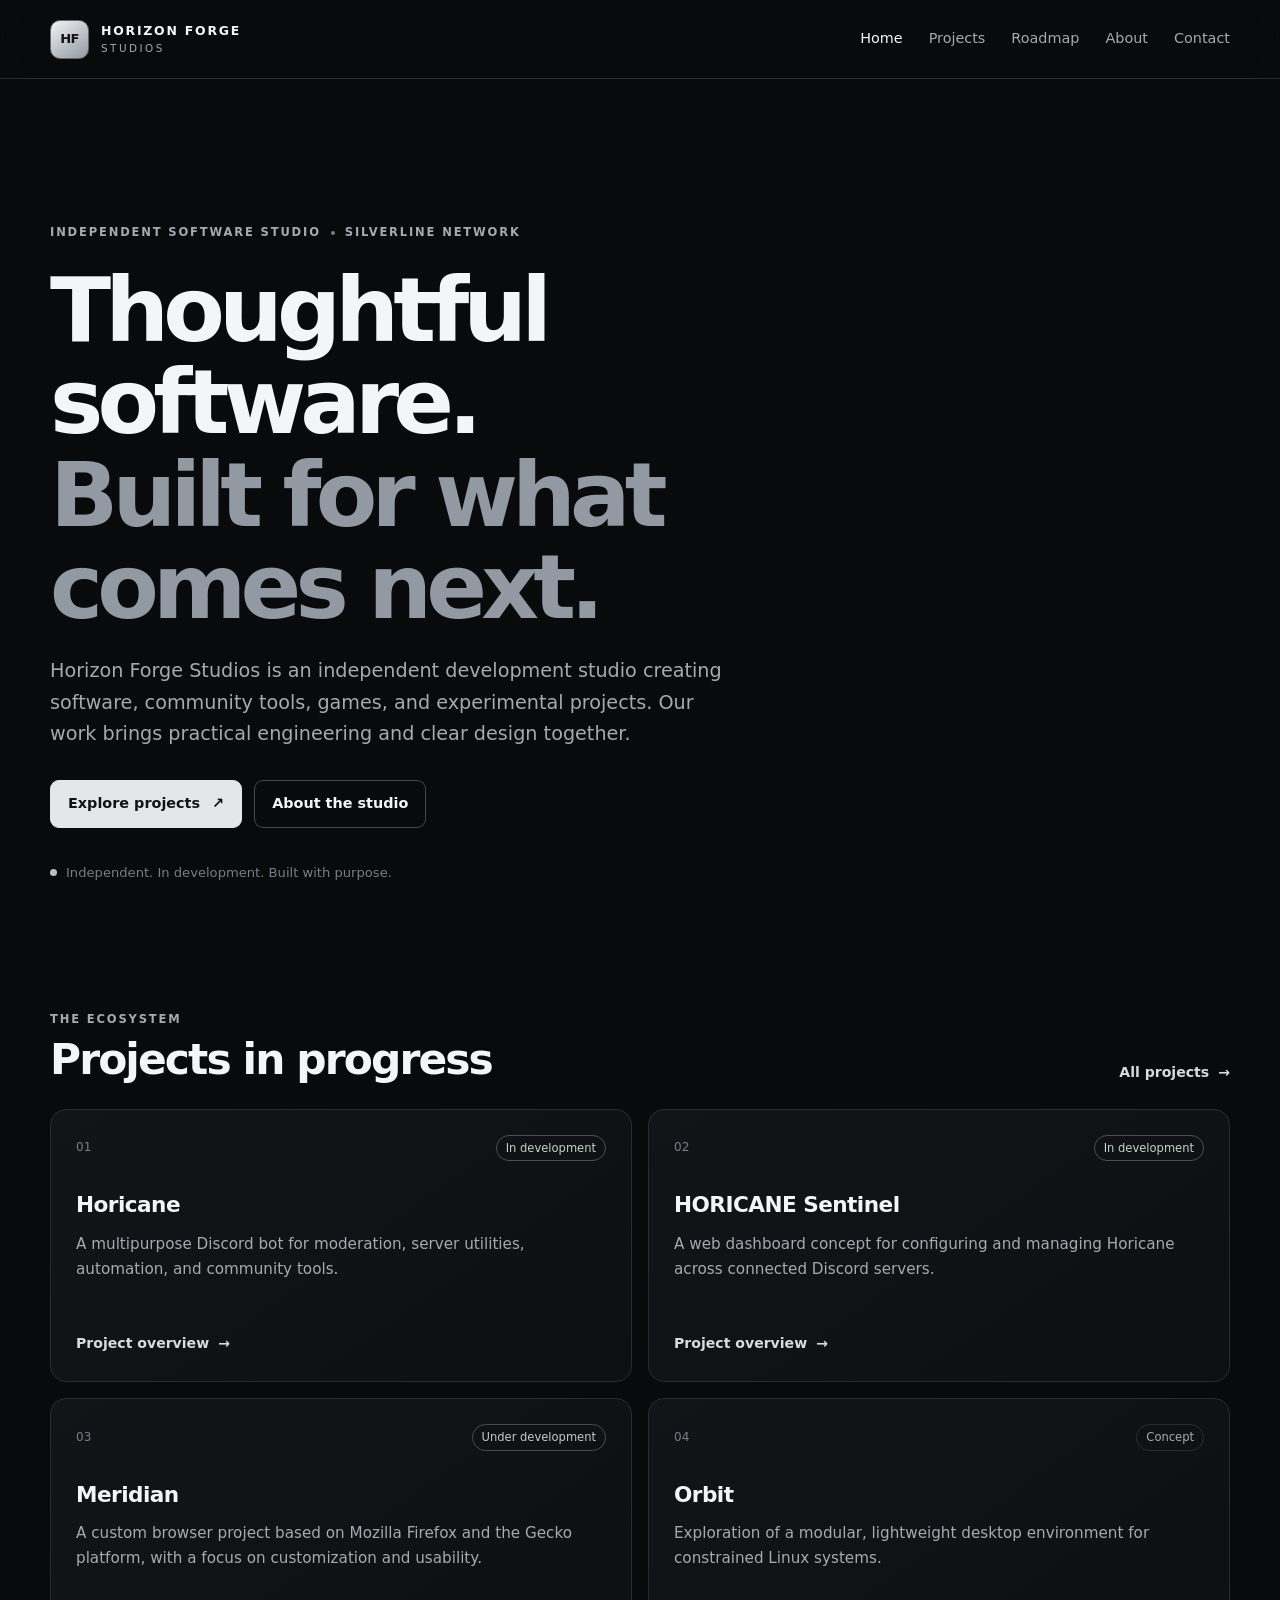
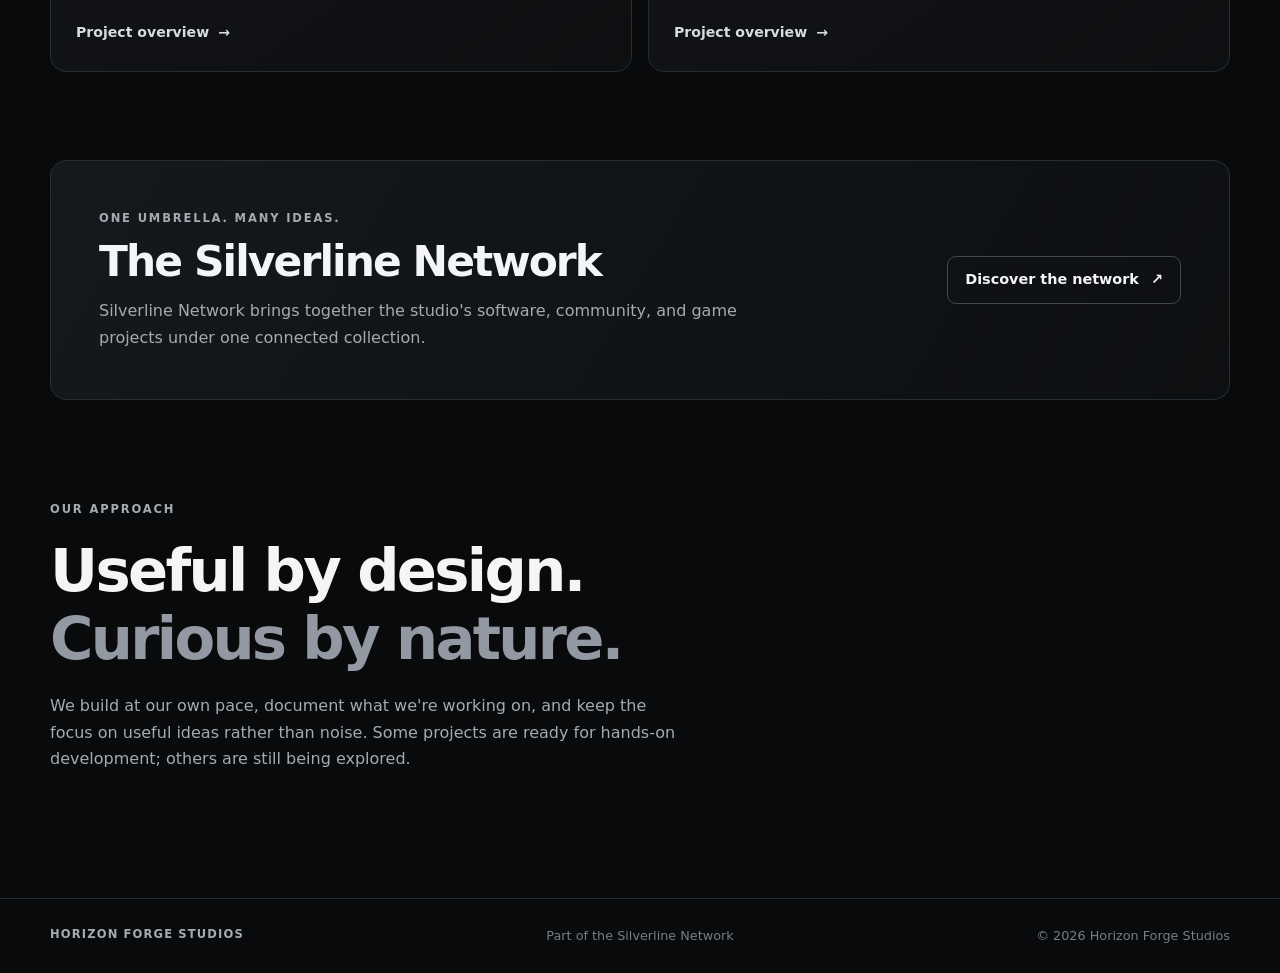
<file: index.html>
<!doctype html>
<html lang="en">
<head>
  <meta charset="utf-8">
  <meta name="viewport" content="width=device-width, initial-scale=1">
  <meta name="theme-color" content="#090a0c">
  <meta name="description" content="Horizon Forge Studios builds software, community tools, games, and experimental technology across the Silverline Network.">
  <title>Horizon Forge Studios | Silverline Network</title>
  <link rel="stylesheet" href="style.css">
</head>
<body>
  <header class="site-header">
    <div class="header-container">
      <a class="brand" href="index.html" aria-label="Horizon Forge Studios home">
        <span class="brand-mark" aria-hidden="true">HF</span>
        <span class="brand-copy"><strong>HORIZON FORGE</strong><small>STUDIOS</small></span>
      </a>
      <nav aria-label="Main navigation">
        <a href="index.html" aria-current="page">Home</a>
        <a href="pages/projects.html">Projects</a>
        <a href="pages/roadmap.html">Roadmap</a>
        <a href="pages/about.html">About</a>
        <a href="pages/contact.html">Contact</a>
      </nav>
    </div>
  </header>

  <main>
    <section class="hero">
      <p class="eyebrow">INDEPENDENT SOFTWARE STUDIO <span></span> SILVERLINE NETWORK</p>
      <h1>Thoughtful software.<br><span>Built for what comes next.</span></h1>
      <p class="hero-copy">Horizon Forge Studios is an independent development studio creating software, community tools, games, and experimental projects. Our work brings practical engineering and clear design together.</p>
      <div class="hero-actions">
        <a class="button button-primary" href="pages/projects.html">Explore projects <span aria-hidden="true">↗</span></a>
        <a class="button button-secondary" href="pages/about.html">About the studio</a>
      </div>
      <div class="hero-meta"><span class="status-dot"></span> Independent. In development. Built with purpose.</div>
    </section>

    <section class="section-block">
      <div class="section-heading">
        <div><p class="eyebrow">THE ECOSYSTEM</p><h2>Projects in progress</h2></div>
        <a class="text-link" href="pages/projects.html">All projects <span aria-hidden="true">→</span></a>
      </div>
      <div class="project-grid">
        <article class="project-card">
          <div class="card-topline"><span class="project-index">01</span><span class="status status-active">In development</span></div>
          <h3>Horicane</h3>
          <p>A multipurpose Discord bot for moderation, server utilities, automation, and community tools.</p>
          <a class="text-link" href="pages/projects/nyxeclipse.html">Project overview <span aria-hidden="true">→</span></a>
        </article>
        <article class="project-card">
          <div class="card-topline"><span class="project-index">02</span><span class="status status-active">In development</span></div>
          <h3>HORICANE Sentinel</h3>
          <p>A web dashboard concept for configuring and managing Horicane across connected Discord servers.</p>
          <a class="text-link" href="pages/projects/guildnexus.html">Project overview <span aria-hidden="true">→</span></a>
        </article>
        <article class="project-card">
          <div class="card-topline"><span class="project-index">03</span><span class="status status-planned">Under development</span></div>
          <h3>Meridian</h3>
          <p>A custom browser project based on Mozilla Firefox and the Gecko platform, with a focus on customization and usability.</p>
          <a class="text-link" href="pages/projects/ecliptix.html">Project overview <span aria-hidden="true">→</span></a>
        </article>
        <article class="project-card">
          <div class="card-topline"><span class="project-index">04</span><span class="status status-concept">Concept</span></div>
          <h3>Orbit</h3>
          <p>Exploration of a modular, lightweight desktop environment for constrained Linux systems.</p>
          <a class="text-link" href="pages/projects/orbitde.html">Project overview <span aria-hidden="true">→</span></a>
        </article>
      </div>
    </section>

    <section class="network-panel">
      <div><p class="eyebrow">ONE UMBRELLA. MANY IDEAS.</p><h2>The Silverline Network</h2><p>Silverline Network brings together the studio's software, community, and game projects under one connected collection.</p></div>
      <a class="button button-secondary" href="pages/projects.html">Discover the network <span aria-hidden="true">↗</span></a>
    </section>

    <section class="section-block mission">
      <p class="eyebrow">OUR APPROACH</p>
      <h2>Useful by design.<br><span>Curious by nature.</span></h2>
      <p>We build at our own pace, document what we're working on, and keep the focus on useful ideas rather than noise. Some projects are ready for hands-on development; others are still being explored.</p>
    </section>
  </main>

  <footer class="site-footer">
    <a class="footer-brand" href="index.html">HORIZON FORGE STUDIOS</a>
    <span>Part of the Silverline Network</span>
    <span>© 2026 Horizon Forge Studios</span>
  </footer>
</body>
</html>
</file>
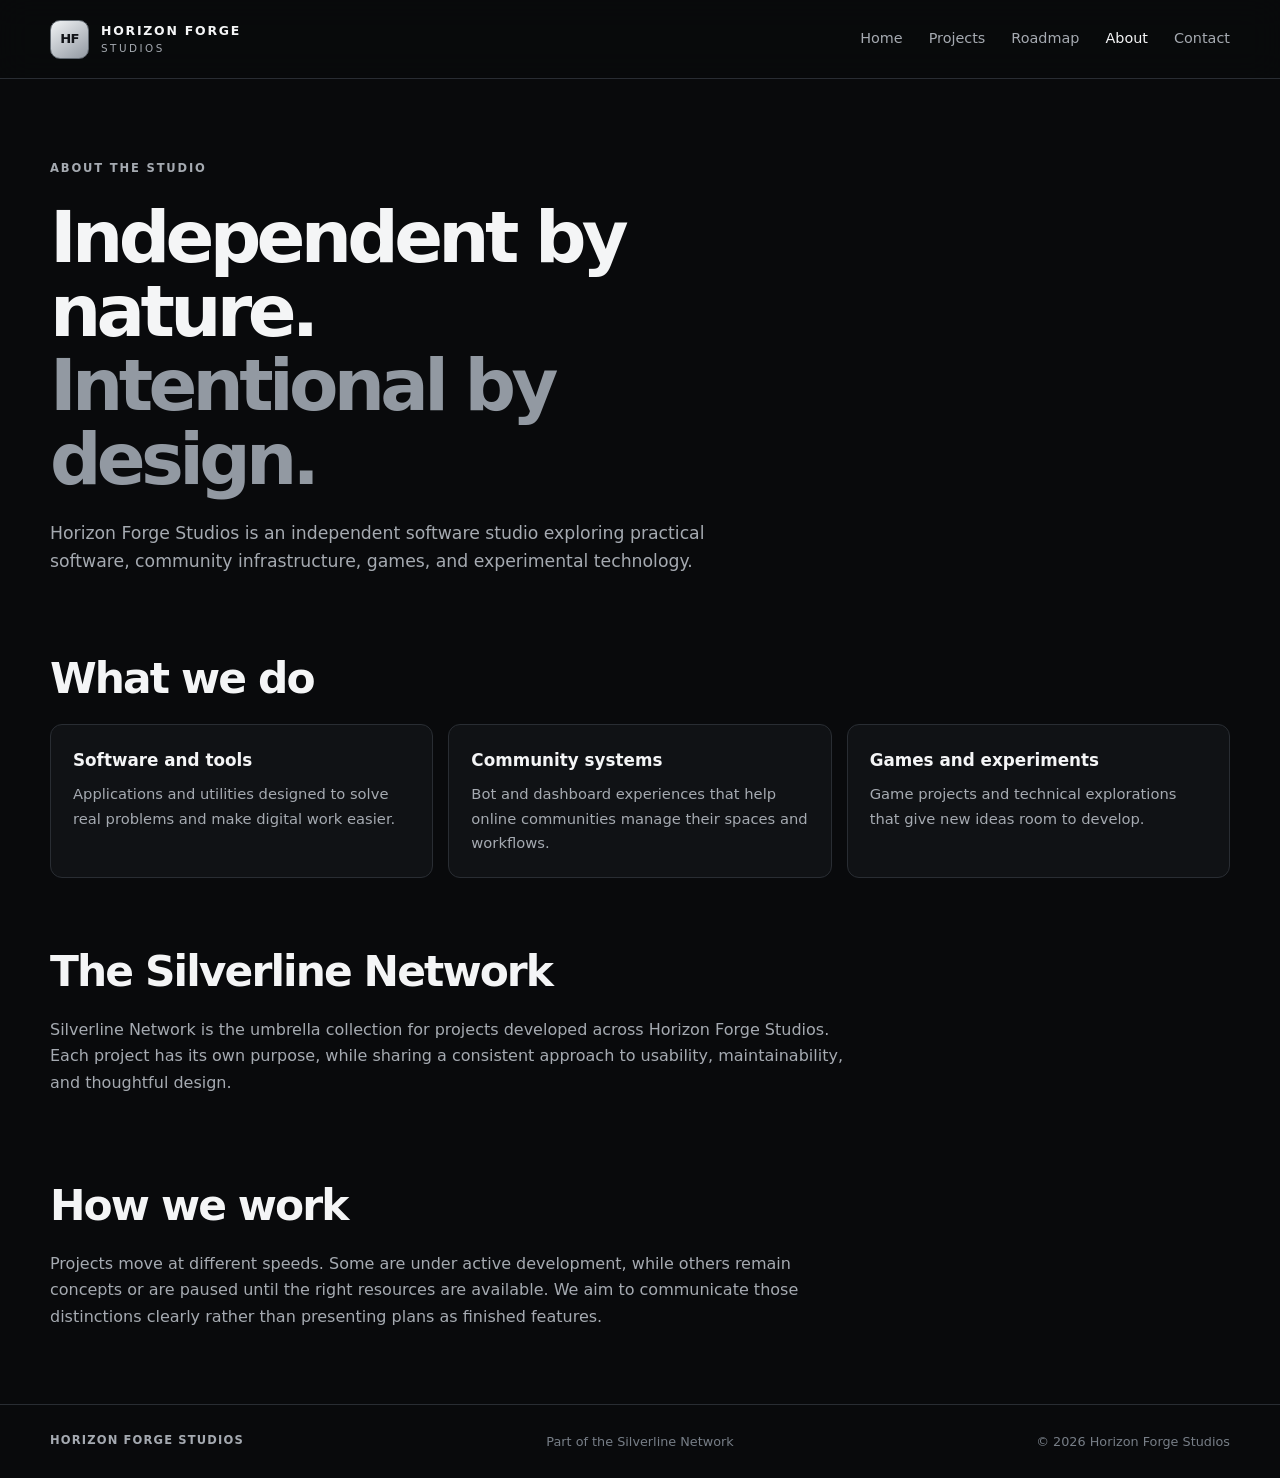
<file: pages/about.html>
<!doctype html>
<html lang="en">
<head>
  <meta charset="utf-8">
  <meta name="viewport" content="width=device-width, initial-scale=1">
  <meta name="description" content="Learn about Horizon Forge Studios and the Silverline Network.">
  <title>About | Horizon Forge Studios</title>
  <link rel="stylesheet" href="../style.css">
</head>
<body>
  <header class="site-header"><div class="header-container">
    <a class="brand" href="../index.html"><span class="brand-mark" aria-hidden="true">HF</span><span class="brand-copy"><strong>HORIZON FORGE</strong><small>STUDIOS</small></span></a>
    <nav aria-label="Main navigation"><a href="../index.html">Home</a><a href="projects.html">Projects</a><a href="roadmap.html">Roadmap</a><a href="about.html" aria-current="page">About</a><a href="contact.html">Contact</a></nav>
  </div></header>
  <main>
    <section class="page-intro"><p class="eyebrow">ABOUT THE STUDIO</p><h1>Independent by nature.<br><span>Intentional by design.</span></h1><p>Horizon Forge Studios is an independent software studio exploring practical software, community infrastructure, games, and experimental technology.</p></section>
    <section class="content-section"><h2>What we do</h2><div class="info-grid">
      <article class="info-card"><h3>Software and tools</h3><p>Applications and utilities designed to solve real problems and make digital work easier.</p></article>
      <article class="info-card"><h3>Community systems</h3><p>Bot and dashboard experiences that help online communities manage their spaces and workflows.</p></article>
      <article class="info-card"><h3>Games and experiments</h3><p>Game projects and technical explorations that give new ideas room to develop.</p></article>
    </div></section>
    <section class="content-section"><h2>The Silverline Network</h2><p>Silverline Network is the umbrella collection for projects developed across Horizon Forge Studios. Each project has its own purpose, while sharing a consistent approach to usability, maintainability, and thoughtful design.</p></section>
    <section class="content-section"><h2>How we work</h2><p>Projects move at different speeds. Some are under active development, while others remain concepts or are paused until the right resources are available. We aim to communicate those distinctions clearly rather than presenting plans as finished features.</p></section>
  </main>
  <footer class="site-footer"><a class="footer-brand" href="../index.html">HORIZON FORGE STUDIOS</a><span>Part of the Silverline Network</span><span>© 2026 Horizon Forge Studios</span></footer>
</body>
</html>
</file>
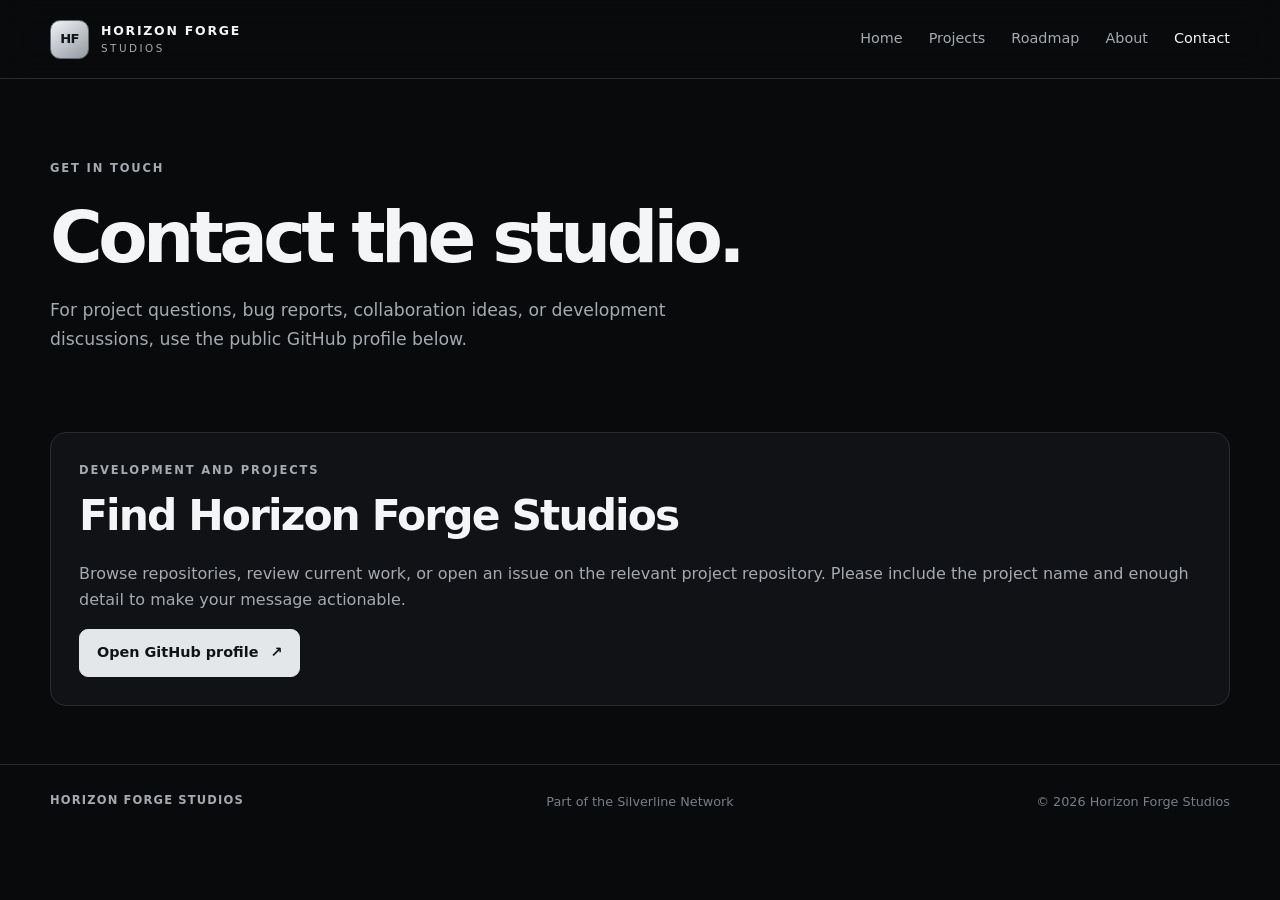
<file: pages/contact.html>
<!doctype html>
<html lang="en">
<head>
  <meta charset="utf-8">
  <meta name="viewport" content="width=device-width, initial-scale=1">
  <meta name="description" content="Contact Horizon Forge Studios through its public development profile.">
  <title>Contact | Horizon Forge Studios</title>
  <link rel="stylesheet" href="../style.css">
</head>
<body>
  <header class="site-header"><div class="header-container">
    <a class="brand" href="../index.html"><span class="brand-mark" aria-hidden="true">HF</span><span class="brand-copy"><strong>HORIZON FORGE</strong><small>STUDIOS</small></span></a>
    <nav aria-label="Main navigation"><a href="../index.html">Home</a><a href="projects.html">Projects</a><a href="roadmap.html">Roadmap</a><a href="about.html">About</a><a href="contact.html" aria-current="page">Contact</a></nav>
  </div></header>
  <main>
    <section class="page-intro"><p class="eyebrow">GET IN TOUCH</p><h1>Contact the studio.</h1><p>For project questions, bug reports, collaboration ideas, or development discussions, use the public GitHub profile below.</p></section>
    <section class="content-section">
      <div class="contact-panel">
        <p class="eyebrow">DEVELOPMENT AND PROJECTS</p>
        <h2>Find Horizon Forge Studios</h2>
        <p>Browse repositories, review current work, or open an issue on the relevant project repository. Please include the project name and enough detail to make your message actionable.</p>
        <a class="button button-primary" href="https://github.com/NiteRayder" target="_blank" rel="noopener noreferrer">Open GitHub profile <span aria-hidden="true">↗</span></a>
      </div>
    </section>
  </main>
  <footer class="site-footer"><a class="footer-brand" href="../index.html">HORIZON FORGE STUDIOS</a><span>Part of the Silverline Network</span><span>© 2026 Horizon Forge Studios</span></footer>
</body>
</html>
</file>
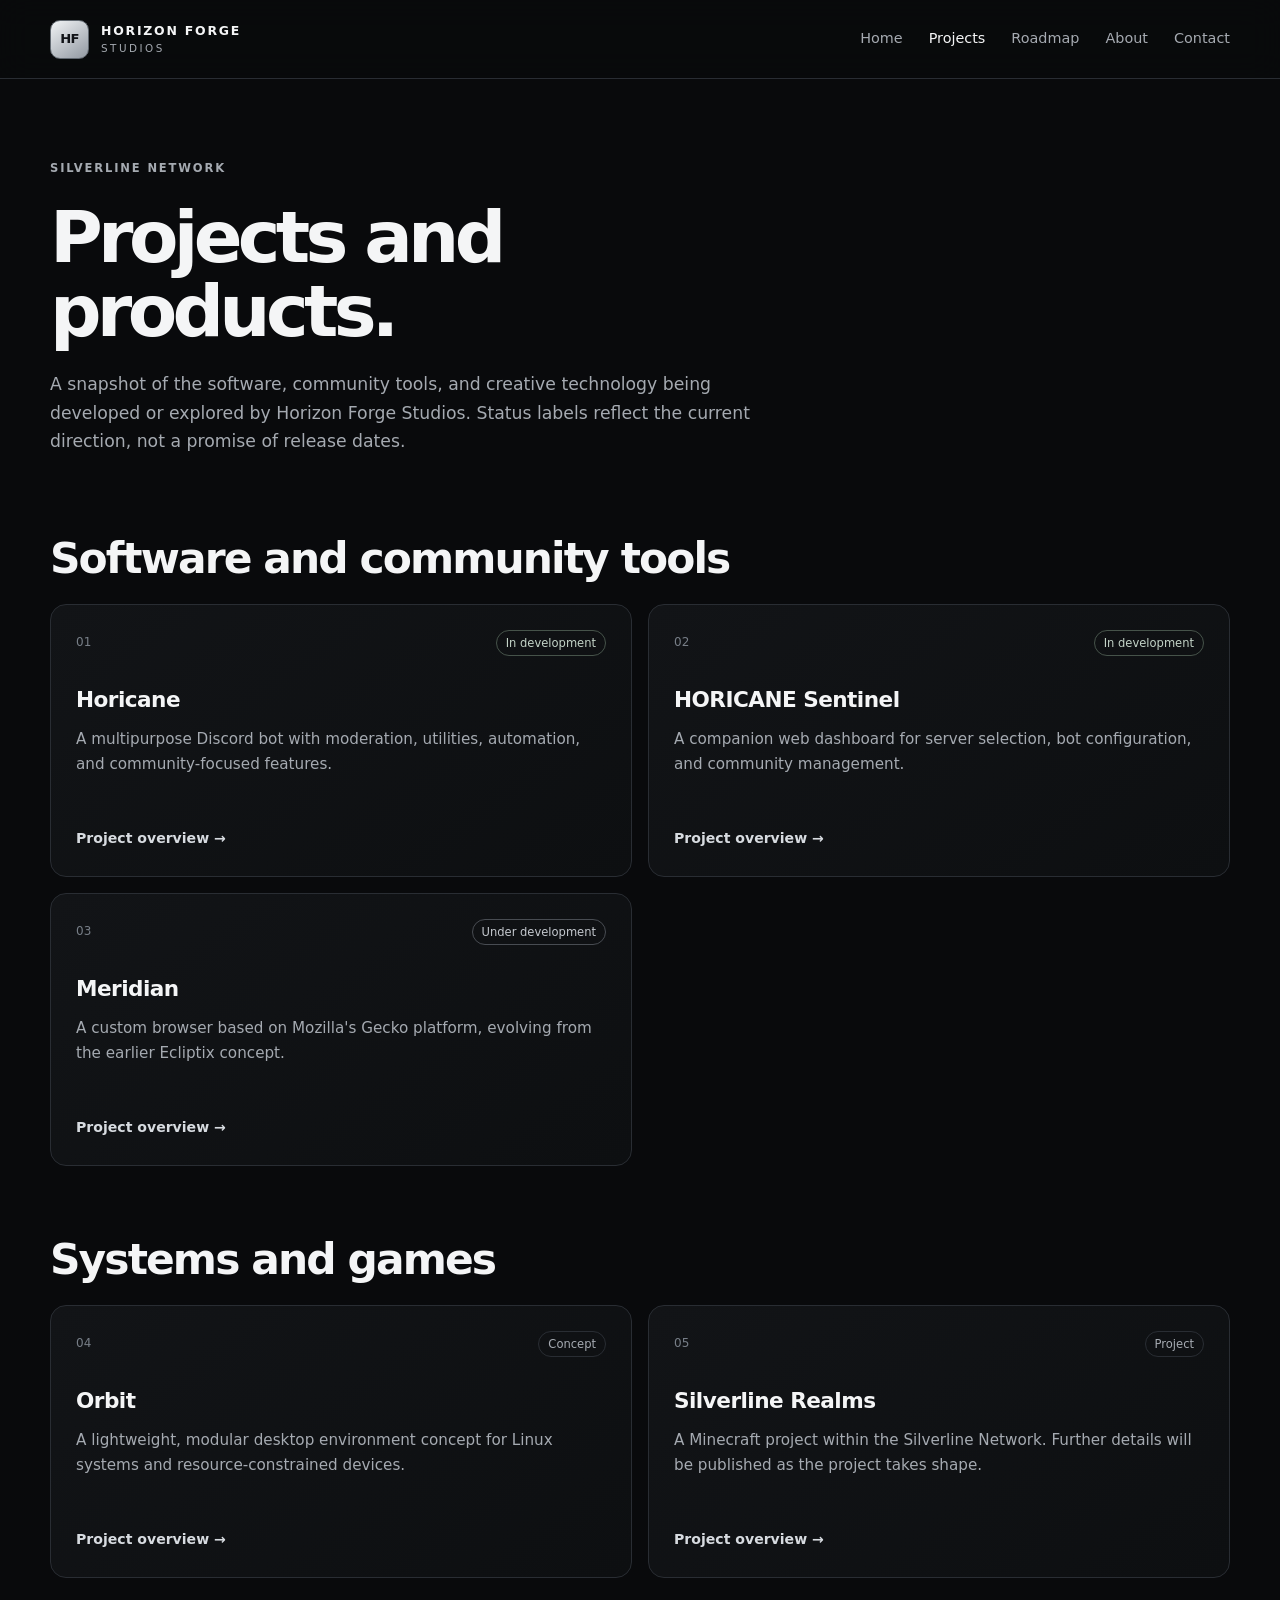
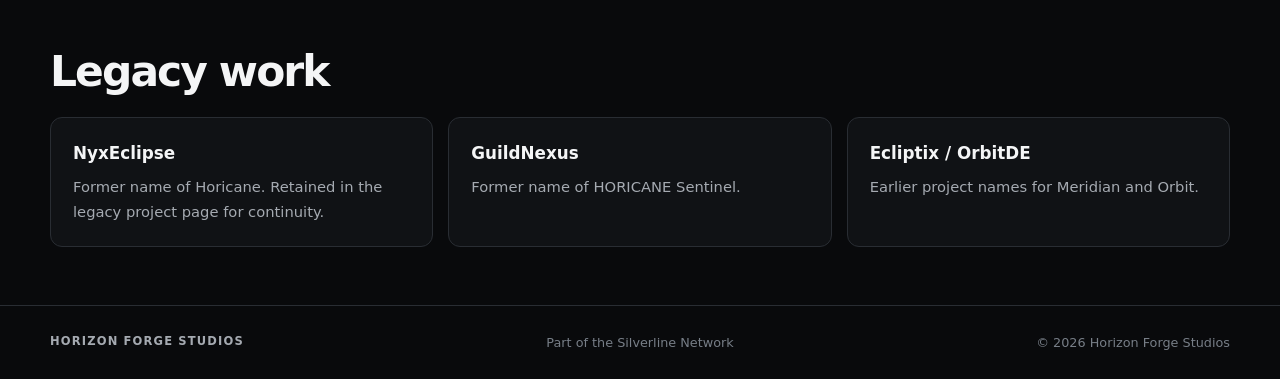
<file: pages/projects.html>
<!doctype html>
<html lang="en">
<head>
  <meta charset="utf-8">
  <meta name="viewport" content="width=device-width, initial-scale=1">
  <meta name="description" content="Explore software, browser, desktop, and game projects in the Silverline Network.">
  <title>Projects | Horizon Forge Studios</title>
  <link rel="stylesheet" href="../style.css">
</head>
<body>
  <header class="site-header"><div class="header-container">
    <a class="brand" href="../index.html"><span class="brand-mark" aria-hidden="true">HF</span><span class="brand-copy"><strong>HORIZON FORGE</strong><small>STUDIOS</small></span></a>
    <nav aria-label="Main navigation"><a href="../index.html">Home</a><a href="projects.html" aria-current="page">Projects</a><a href="roadmap.html">Roadmap</a><a href="about.html">About</a><a href="contact.html">Contact</a></nav>
  </div></header>
  <main>
    <section class="page-intro"><p class="eyebrow">SILVERLINE NETWORK</p><h1>Projects and products.</h1><p>A snapshot of the software, community tools, and creative technology being developed or explored by Horizon Forge Studios. Status labels reflect the current direction, not a promise of release dates.</p></section>
    <section class="content-section"><h2>Software and community tools</h2><div class="project-grid">
      <article class="project-card"><div class="card-topline"><span class="project-index">01</span><span class="status status-active">In development</span></div><h3>Horicane</h3><p>A multipurpose Discord bot with moderation, utilities, automation, and community-focused features.</p><a class="text-link" href="projects/nyxeclipse.html">Project overview →</a></article>
      <article class="project-card"><div class="card-topline"><span class="project-index">02</span><span class="status status-active">In development</span></div><h3>HORICANE Sentinel</h3><p>A companion web dashboard for server selection, bot configuration, and community management.</p><a class="text-link" href="projects/guildnexus.html">Project overview →</a></article>
      <article class="project-card"><div class="card-topline"><span class="project-index">03</span><span class="status status-planned">Under development</span></div><h3>Meridian</h3><p>A custom browser based on Mozilla's Gecko platform, evolving from the earlier Ecliptix concept.</p><a class="text-link" href="projects/ecliptix.html">Project overview →</a></article>
    </div></section>
    <section class="content-section"><h2>Systems and games</h2><div class="project-grid">
      <article class="project-card"><div class="card-topline"><span class="project-index">04</span><span class="status status-concept">Concept</span></div><h3>Orbit</h3><p>A lightweight, modular desktop environment concept for Linux systems and resource-constrained devices.</p><a class="text-link" href="projects/orbitde.html">Project overview →</a></article>
      <article class="project-card"><div class="card-topline"><span class="project-index">05</span><span class="status status-concept">Project</span></div><h3>Silverline Realms</h3><p>A Minecraft project within the Silverline Network. Further details will be published as the project takes shape.</p><a class="text-link" href="projects/silverline-realms.html">Project overview →</a></article>
    </div></section>
    <section class="content-section"><h2>Legacy work</h2><div class="info-grid">
      <article class="info-card"><h3>NyxEclipse</h3><p>Former name of Horicane. Retained in the legacy project page for continuity.</p></article>
      <article class="info-card"><h3>GuildNexus</h3><p>Former name of HORICANE Sentinel.</p></article>
      <article class="info-card"><h3>Ecliptix / OrbitDE</h3><p>Earlier project names for Meridian and Orbit.</p></article>
    </div></section>
  </main>
  <footer class="site-footer"><a class="footer-brand" href="../index.html">HORIZON FORGE STUDIOS</a><span>Part of the Silverline Network</span><span>© 2026 Horizon Forge Studios</span></footer>
</body>
</html>
</file>
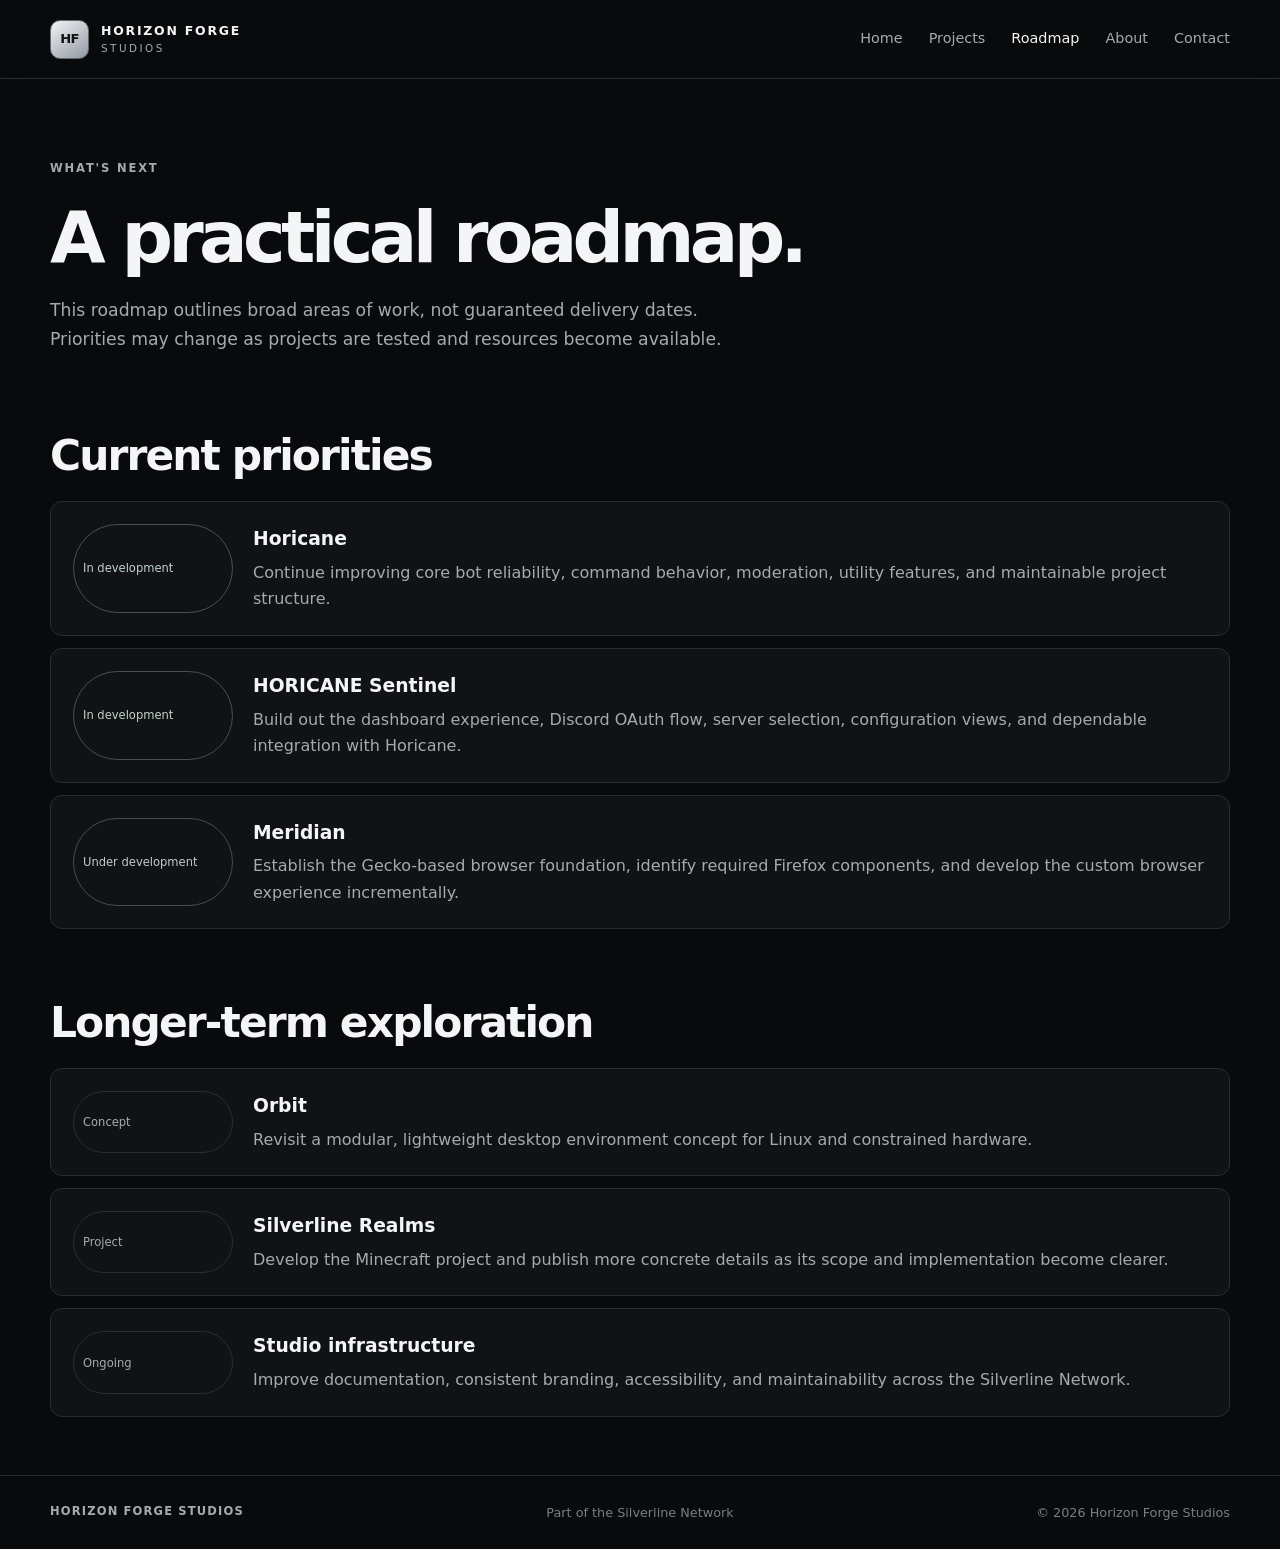
<file: pages/roadmap.html>
<!doctype html>
<html lang="en">
<head>
  <meta charset="utf-8">
  <meta name="viewport" content="width=device-width, initial-scale=1">
  <meta name="description" content="Current development priorities and longer-term direction for Horizon Forge Studios.">
  <title>Roadmap | Horizon Forge Studios</title>
  <link rel="stylesheet" href="../style.css">
</head>
<body>
  <header class="site-header"><div class="header-container">
    <a class="brand" href="../index.html"><span class="brand-mark" aria-hidden="true">HF</span><span class="brand-copy"><strong>HORIZON FORGE</strong><small>STUDIOS</small></span></a>
    <nav aria-label="Main navigation"><a href="../index.html">Home</a><a href="projects.html">Projects</a><a href="roadmap.html" aria-current="page">Roadmap</a><a href="about.html">About</a><a href="contact.html">Contact</a></nav>
  </div></header>
  <main>
    <section class="page-intro"><p class="eyebrow">WHAT'S NEXT</p><h1>A practical roadmap.</h1><p>This roadmap outlines broad areas of work, not guaranteed delivery dates. Priorities may change as projects are tested and resources become available.</p></section>
    <section class="content-section"><h2>Current priorities</h2><div class="roadmap-list">
      <article class="roadmap-item"><span class="status status-active">In development</span><div><h3>Horicane</h3><p>Continue improving core bot reliability, command behavior, moderation, utility features, and maintainable project structure.</p></div></article>
      <article class="roadmap-item"><span class="status status-active">In development</span><div><h3>HORICANE Sentinel</h3><p>Build out the dashboard experience, Discord OAuth flow, server selection, configuration views, and dependable integration with Horicane.</p></div></article>
      <article class="roadmap-item"><span class="status status-planned">Under development</span><div><h3>Meridian</h3><p>Establish the Gecko-based browser foundation, identify required Firefox components, and develop the custom browser experience incrementally.</p></div></article>
    </div></section>
    <section class="content-section"><h2>Longer-term exploration</h2><div class="roadmap-list">
      <article class="roadmap-item"><span class="status status-concept">Concept</span><div><h3>Orbit</h3><p>Revisit a modular, lightweight desktop environment concept for Linux and constrained hardware.</p></div></article>
      <article class="roadmap-item"><span class="status status-concept">Project</span><div><h3>Silverline Realms</h3><p>Develop the Minecraft project and publish more concrete details as its scope and implementation become clearer.</p></div></article>
      <article class="roadmap-item"><span class="status status-concept">Ongoing</span><div><h3>Studio infrastructure</h3><p>Improve documentation, consistent branding, accessibility, and maintainability across the Silverline Network.</p></div></article>
    </div></section>
  </main>
  <footer class="site-footer"><a class="footer-brand" href="../index.html">HORIZON FORGE STUDIOS</a><span>Part of the Silverline Network</span><span>© 2026 Horizon Forge Studios</span></footer>
</body>
</html>
</file>
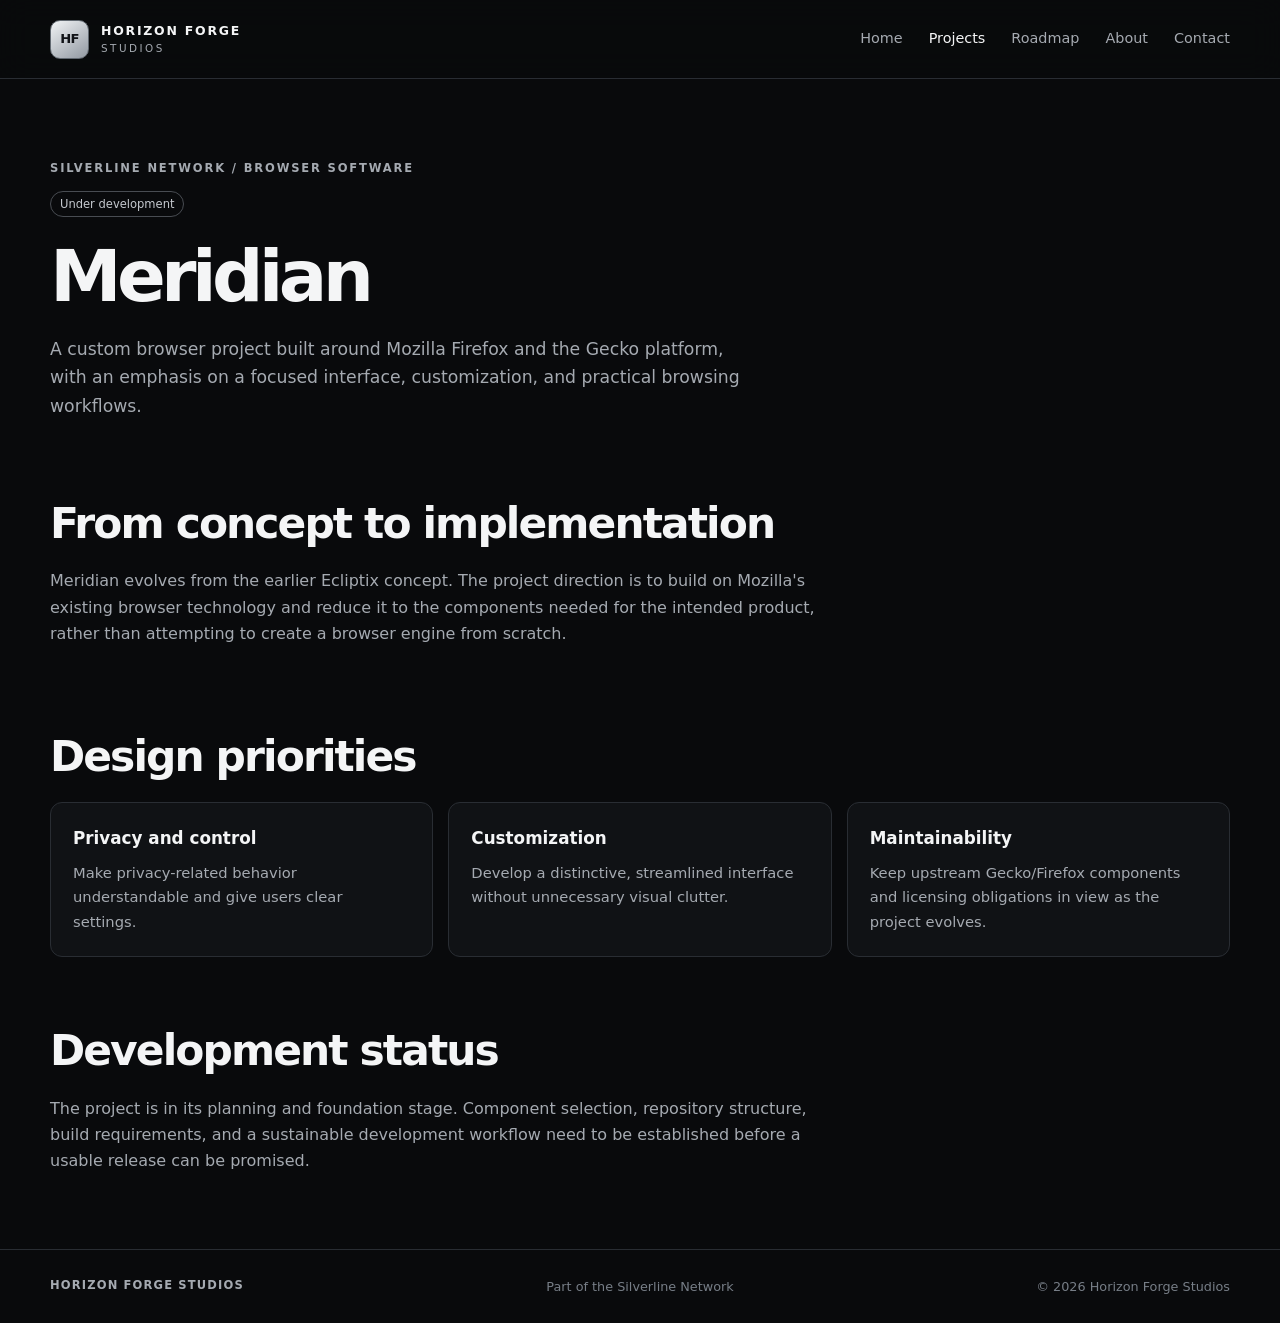
<file: pages/projects/ecliptix.html>
<!doctype html>
<html lang="en">
<head>
  <meta charset="utf-8">
  <meta name="viewport" content="width=device-width, initial-scale=1">
  <meta name="description" content="Meridian is a custom browser project based on Mozilla Firefox and Gecko.">
  <title>Meridian | Horizon Forge Studios</title>
  <link rel="stylesheet" href="../../style.css">
</head>
<body>
  <header class="site-header"><div class="header-container">
    <a class="brand" href="../../index.html"><span class="brand-mark" aria-hidden="true">HF</span><span class="brand-copy"><strong>HORIZON FORGE</strong><small>STUDIOS</small></span></a>
    <nav aria-label="Main navigation"><a href="../../index.html">Home</a><a href="../projects.html" aria-current="page">Projects</a><a href="../roadmap.html">Roadmap</a><a href="../about.html">About</a><a href="../contact.html">Contact</a></nav>
  </div></header>
  <main>
    <section class="page-intro"><p class="eyebrow">SILVERLINE NETWORK / BROWSER SOFTWARE</p><span class="status status-planned">Under development</span><h1>Meridian</h1><p>A custom browser project built around Mozilla Firefox and the Gecko platform, with an emphasis on a focused interface, customization, and practical browsing workflows.</p></section>
    <section class="content-section"><h2>From concept to implementation</h2><p>Meridian evolves from the earlier Ecliptix concept. The project direction is to build on Mozilla's existing browser technology and reduce it to the components needed for the intended product, rather than attempting to create a browser engine from scratch.</p></section>
    <section class="content-section"><h2>Design priorities</h2><div class="info-grid">
      <article class="info-card"><h3>Privacy and control</h3><p>Make privacy-related behavior understandable and give users clear settings.</p></article>
      <article class="info-card"><h3>Customization</h3><p>Develop a distinctive, streamlined interface without unnecessary visual clutter.</p></article>
      <article class="info-card"><h3>Maintainability</h3><p>Keep upstream Gecko/Firefox components and licensing obligations in view as the project evolves.</p></article>
    </div></section>
    <section class="content-section"><h2>Development status</h2><p>The project is in its planning and foundation stage. Component selection, repository structure, build requirements, and a sustainable development workflow need to be established before a usable release can be promised.</p></section>
  </main>
  <footer class="site-footer"><a class="footer-brand" href="../../index.html">HORIZON FORGE STUDIOS</a><span>Part of the Silverline Network</span><span>© 2026 Horizon Forge Studios</span></footer>
</body>
</html>
</file>
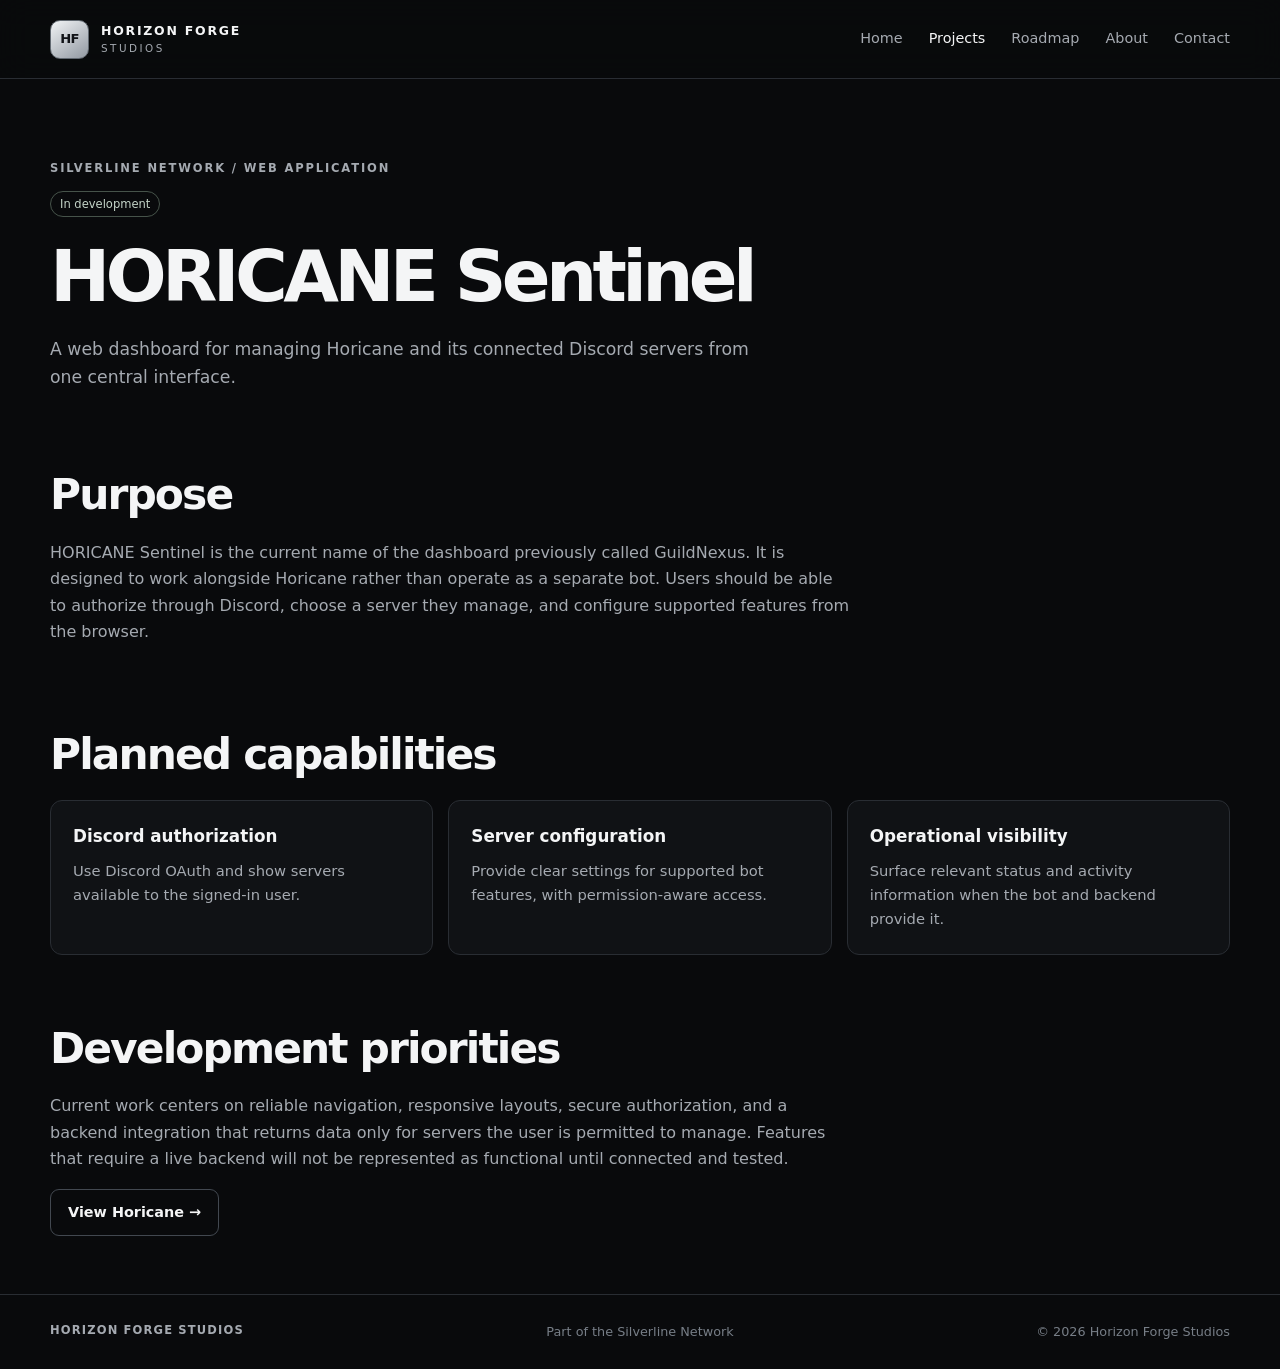
<file: pages/projects/guildnexus.html>
<!doctype html>
<html lang="en">
<head>
  <meta charset="utf-8">
  <meta name="viewport" content="width=device-width, initial-scale=1">
  <meta name="description" content="HORICANE Sentinel is the companion web dashboard for Horicane.">
  <title>HORICANE Sentinel | Horizon Forge Studios</title>
  <link rel="stylesheet" href="../../style.css">
</head>
<body>
  <header class="site-header"><div class="header-container">
    <a class="brand" href="../../index.html"><span class="brand-mark" aria-hidden="true">HF</span><span class="brand-copy"><strong>HORIZON FORGE</strong><small>STUDIOS</small></span></a>
    <nav aria-label="Main navigation"><a href="../../index.html">Home</a><a href="../projects.html" aria-current="page">Projects</a><a href="../roadmap.html">Roadmap</a><a href="../about.html">About</a><a href="../contact.html">Contact</a></nav>
  </div></header>
  <main>
    <section class="page-intro"><p class="eyebrow">SILVERLINE NETWORK / WEB APPLICATION</p><span class="status status-active">In development</span><h1>HORICANE Sentinel</h1><p>A web dashboard for managing Horicane and its connected Discord servers from one central interface.</p></section>
    <section class="content-section"><h2>Purpose</h2><p>HORICANE Sentinel is the current name of the dashboard previously called GuildNexus. It is designed to work alongside Horicane rather than operate as a separate bot. Users should be able to authorize through Discord, choose a server they manage, and configure supported features from the browser.</p></section>
    <section class="content-section"><h2>Planned capabilities</h2><div class="info-grid">
      <article class="info-card"><h3>Discord authorization</h3><p>Use Discord OAuth and show servers available to the signed-in user.</p></article>
      <article class="info-card"><h3>Server configuration</h3><p>Provide clear settings for supported bot features, with permission-aware access.</p></article>
      <article class="info-card"><h3>Operational visibility</h3><p>Surface relevant status and activity information when the bot and backend provide it.</p></article>
    </div></section>
    <section class="content-section"><h2>Development priorities</h2><p>Current work centers on reliable navigation, responsive layouts, secure authorization, and a backend integration that returns data only for servers the user is permitted to manage. Features that require a live backend will not be represented as functional until connected and tested.</p><a class="button button-secondary" href="nyxeclipse.html">View Horicane →</a></section>
  </main>
  <footer class="site-footer"><a class="footer-brand" href="../../index.html">HORIZON FORGE STUDIOS</a><span>Part of the Silverline Network</span><span>© 2026 Horizon Forge Studios</span></footer>
</body>
</html>
</file>
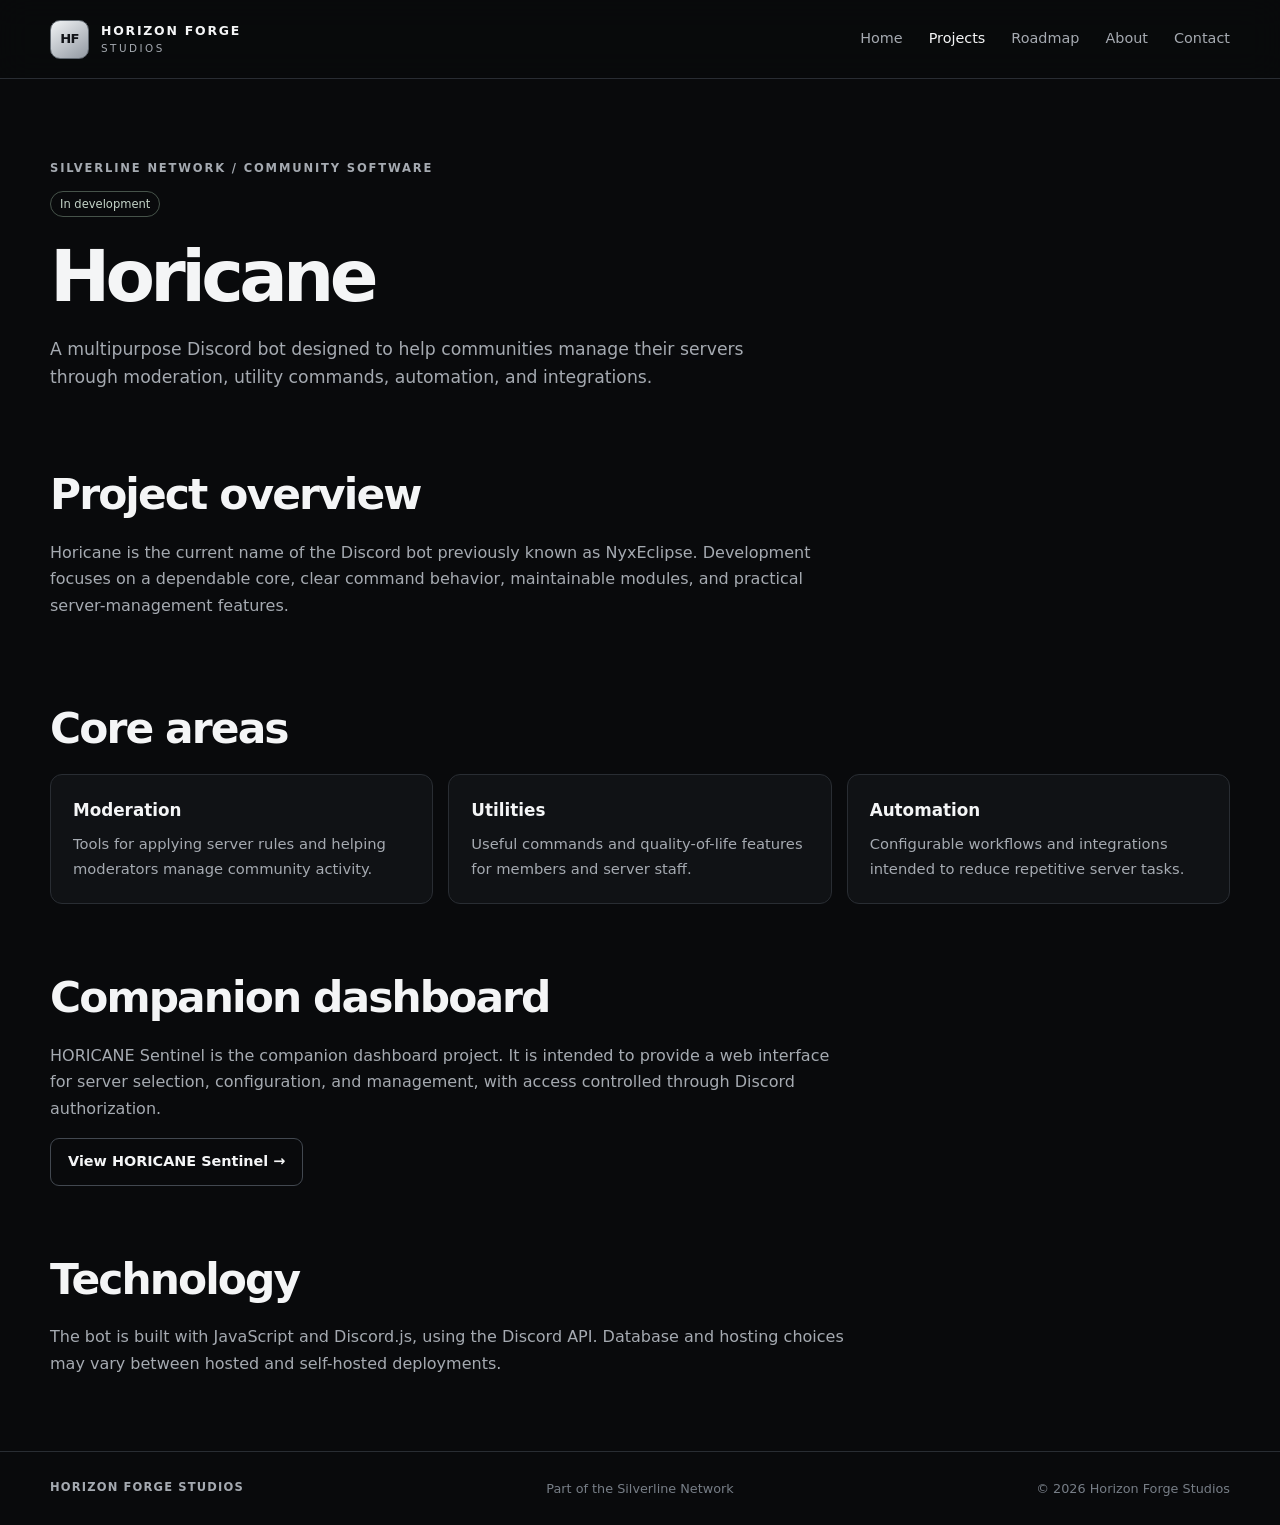
<file: pages/projects/nyxeclipse.html>
<!doctype html>
<html lang="en">
<head>
  <meta charset="utf-8">
  <meta name="viewport" content="width=device-width, initial-scale=1">
  <meta name="description" content="Horicane is a multipurpose Discord bot in the Silverline Network.">
  <title>Horicane | Horizon Forge Studios</title>
  <link rel="stylesheet" href="../../style.css">
</head>
<body>
  <header class="site-header"><div class="header-container">
    <a class="brand" href="../../index.html"><span class="brand-mark" aria-hidden="true">HF</span><span class="brand-copy"><strong>HORIZON FORGE</strong><small>STUDIOS</small></span></a>
    <nav aria-label="Main navigation"><a href="../../index.html">Home</a><a href="../projects.html" aria-current="page">Projects</a><a href="../roadmap.html">Roadmap</a><a href="../about.html">About</a><a href="../contact.html">Contact</a></nav>
  </div></header>
  <main>
    <section class="page-intro"><p class="eyebrow">SILVERLINE NETWORK / COMMUNITY SOFTWARE</p><span class="status status-active">In development</span><h1>Horicane</h1><p>A multipurpose Discord bot designed to help communities manage their servers through moderation, utility commands, automation, and integrations.</p></section>
    <section class="content-section"><h2>Project overview</h2><p>Horicane is the current name of the Discord bot previously known as NyxEclipse. Development focuses on a dependable core, clear command behavior, maintainable modules, and practical server-management features.</p></section>
    <section class="content-section"><h2>Core areas</h2><div class="info-grid">
      <article class="info-card"><h3>Moderation</h3><p>Tools for applying server rules and helping moderators manage community activity.</p></article>
      <article class="info-card"><h3>Utilities</h3><p>Useful commands and quality-of-life features for members and server staff.</p></article>
      <article class="info-card"><h3>Automation</h3><p>Configurable workflows and integrations intended to reduce repetitive server tasks.</p></article>
    </div></section>
    <section class="content-section"><h2>Companion dashboard</h2><p>HORICANE Sentinel is the companion dashboard project. It is intended to provide a web interface for server selection, configuration, and management, with access controlled through Discord authorization.</p><a class="button button-secondary" href="guildnexus.html">View HORICANE Sentinel →</a></section>
    <section class="content-section"><h2>Technology</h2><p>The bot is built with JavaScript and Discord.js, using the Discord API. Database and hosting choices may vary between hosted and self-hosted deployments.</p></section>
  </main>
  <footer class="site-footer"><a class="footer-brand" href="../../index.html">HORIZON FORGE STUDIOS</a><span>Part of the Silverline Network</span><span>© 2026 Horizon Forge Studios</span></footer>
</body>
</html>
</file>
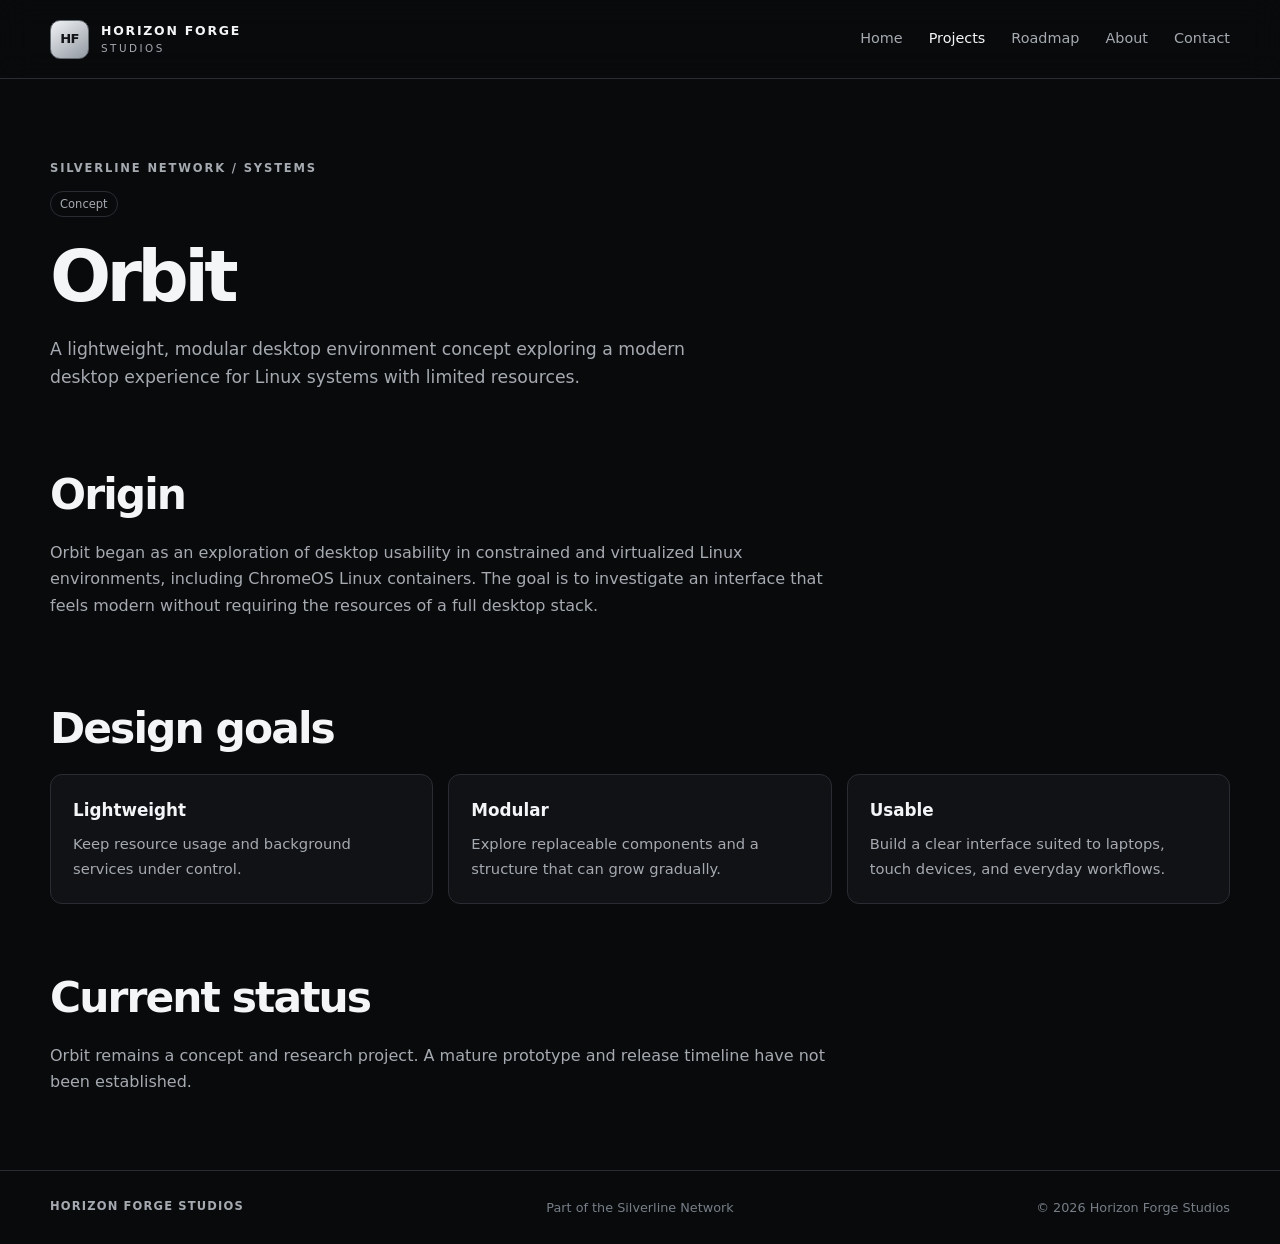
<file: pages/projects/orbitde.html>
<!doctype html>
<html lang="en">
<head>
  <meta charset="utf-8">
  <meta name="viewport" content="width=device-width, initial-scale=1">
  <meta name="description" content="Orbit is a lightweight desktop environment concept for Linux.">
  <title>Orbit | Horizon Forge Studios</title>
  <link rel="stylesheet" href="../../style.css">
</head>
<body>
  <header class="site-header"><div class="header-container">
    <a class="brand" href="../../index.html"><span class="brand-mark" aria-hidden="true">HF</span><span class="brand-copy"><strong>HORIZON FORGE</strong><small>STUDIOS</small></span></a>
    <nav aria-label="Main navigation"><a href="../../index.html">Home</a><a href="../projects.html" aria-current="page">Projects</a><a href="../roadmap.html">Roadmap</a><a href="../about.html">About</a><a href="../contact.html">Contact</a></nav>
  </div></header>
  <main>
    <section class="page-intro"><p class="eyebrow">SILVERLINE NETWORK / SYSTEMS</p><span class="status status-concept">Concept</span><h1>Orbit</h1><p>A lightweight, modular desktop environment concept exploring a modern desktop experience for Linux systems with limited resources.</p></section>
    <section class="content-section"><h2>Origin</h2><p>Orbit began as an exploration of desktop usability in constrained and virtualized Linux environments, including ChromeOS Linux containers. The goal is to investigate an interface that feels modern without requiring the resources of a full desktop stack.</p></section>
    <section class="content-section"><h2>Design goals</h2><div class="info-grid">
      <article class="info-card"><h3>Lightweight</h3><p>Keep resource usage and background services under control.</p></article>
      <article class="info-card"><h3>Modular</h3><p>Explore replaceable components and a structure that can grow gradually.</p></article>
      <article class="info-card"><h3>Usable</h3><p>Build a clear interface suited to laptops, touch devices, and everyday workflows.</p></article>
    </div></section>
    <section class="content-section"><h2>Current status</h2><p>Orbit remains a concept and research project. A mature prototype and release timeline have not been established.</p></section>
  </main>
  <footer class="site-footer"><a class="footer-brand" href="../../index.html">HORIZON FORGE STUDIOS</a><span>Part of the Silverline Network</span><span>© 2026 Horizon Forge Studios</span></footer>
</body>
</html>
</file>
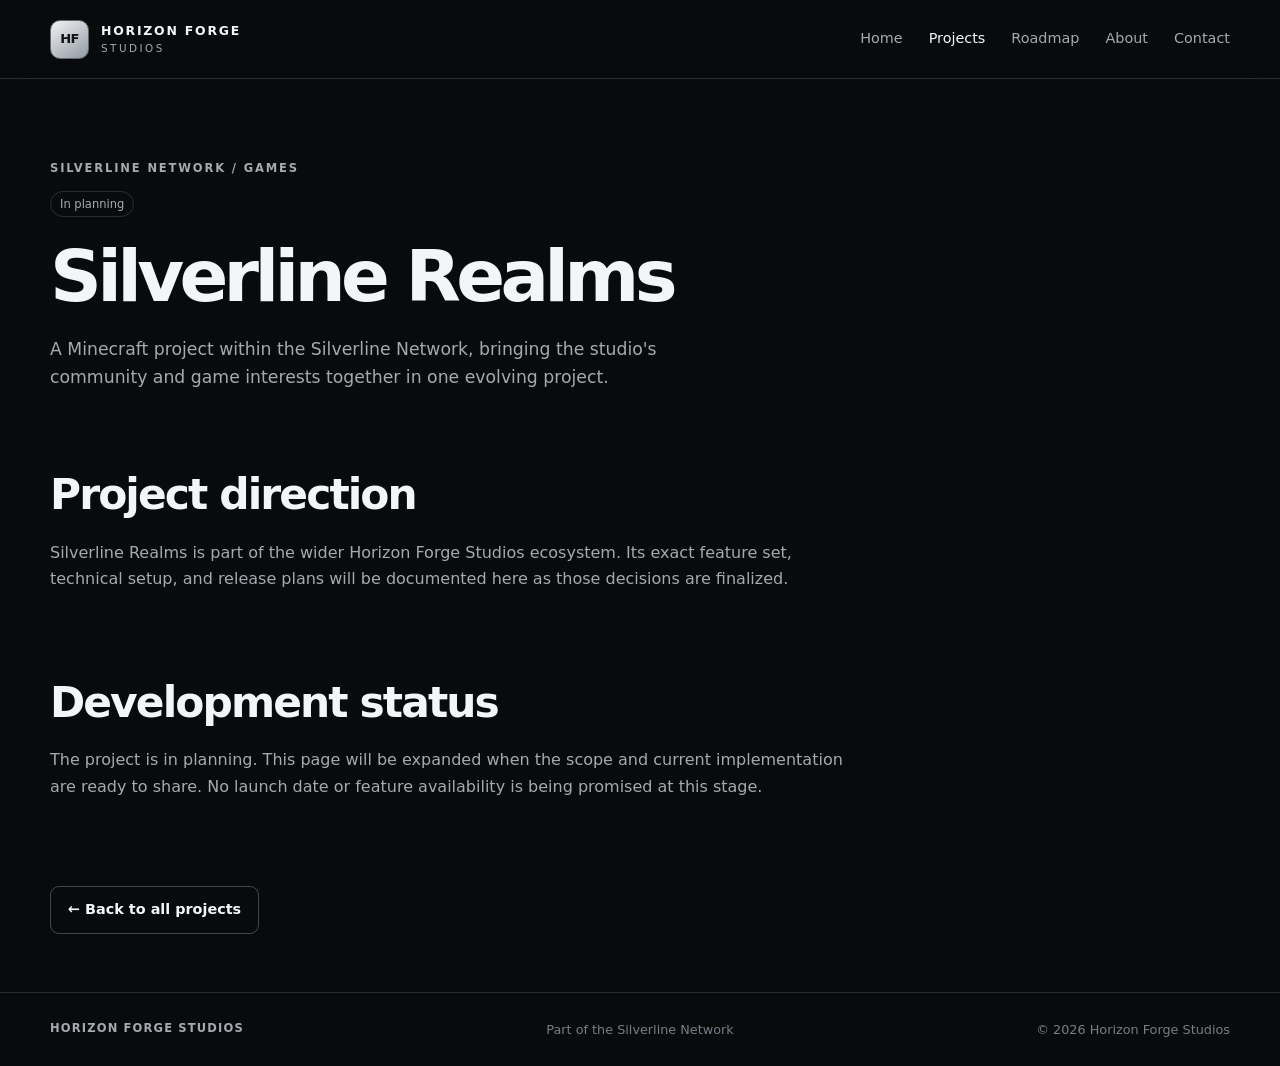
<file: pages/projects/silverline-realms.html>
<!doctype html>
<html lang="en">
<head>
  <meta charset="utf-8">
  <meta name="viewport" content="width=device-width, initial-scale=1">
  <meta name="description" content="Silverline Realms is a Minecraft project within the Silverline Network.">
  <title>Silverline Realms | Horizon Forge Studios</title>
  <link rel="stylesheet" href="../../style.css">
</head>
<body>
  <header class="site-header"><div class="header-container">
    <a class="brand" href="../../index.html"><span class="brand-mark" aria-hidden="true">HF</span><span class="brand-copy"><strong>HORIZON FORGE</strong><small>STUDIOS</small></span></a>
    <nav aria-label="Main navigation"><a href="../../index.html">Home</a><a href="../projects.html" aria-current="page">Projects</a><a href="../roadmap.html">Roadmap</a><a href="../about.html">About</a><a href="../contact.html">Contact</a></nav>
  </div></header>
  <main>
    <section class="page-intro"><p class="eyebrow">SILVERLINE NETWORK / GAMES</p><span class="status status-concept">In planning</span><h1>Silverline Realms</h1><p>A Minecraft project within the Silverline Network, bringing the studio's community and game interests together in one evolving project.</p></section>
    <section class="content-section"><h2>Project direction</h2><p>Silverline Realms is part of the wider Horizon Forge Studios ecosystem. Its exact feature set, technical setup, and release plans will be documented here as those decisions are finalized.</p></section>
    <section class="content-section"><h2>Development status</h2><p>The project is in planning. This page will be expanded when the scope and current implementation are ready to share. No launch date or feature availability is being promised at this stage.</p></section>
    <section class="content-section"><a class="button button-secondary" href="../projects.html">← Back to all projects</a></section>
  </main>
  <footer class="site-footer"><a class="footer-brand" href="../../index.html">HORIZON FORGE STUDIOS</a><span>Part of the Silverline Network</span><span>© 2026 Horizon Forge Studios</span></footer>
</body>
</html>
</file>
<file: style.css>
/* Horizon Forge Studios | Silverline Network */
:root {
  color-scheme: dark;
  --bg: #090a0c;
  --surface: #101215;
  --surface-raised: #15181c;
  --border: #292d33;
  --border-strong: #424850;
  --text: #f4f5f6;
  --muted: #a5aab1;
  --subtle: #777e87;
  --silver: #d7dbe0;
  --max-width: 1180px;
  --radius: 16px;
  --ease: 180ms ease;
}
* { box-sizing: border-box; }
html { scroll-behavior: smooth; }
body {
  margin: 0;
  min-width: 320px;
  background: var(--bg);
  color: var(--text);
  font-family: Inter, ui-sans-serif, system-ui, -apple-system, BlinkMacSystemFont, "Segoe UI", sans-serif;
  line-height: 1.65;
  -webkit-font-smoothing: antialiased;
}
a { color: inherit; text-decoration: none; }
a:focus-visible, button:focus-visible { outline: 2px solid var(--silver); outline-offset: 4px; }
.site-header {
  position: sticky;
  top: 0;
  z-index: 20;
  background: rgb(9 10 12 / 90%);
  border-bottom: 1px solid var(--border);
  backdrop-filter: blur(16px);
}
.header-container {
  width: min(var(--max-width), calc(100% - 48px));
  min-height: 78px;
  margin: 0 auto;
  display: flex;
  align-items: center;
  justify-content: space-between;
  gap: 28px;
}
.brand { display: inline-flex; align-items: center; gap: 12px; flex-shrink: 0; }
.brand-mark {
  display: grid; place-items: center; width: 39px; height: 39px;
  border: 1px solid #626971; border-radius: 10px;
  background: linear-gradient(145deg, #f1f3f5, #9299a2);
  color: #111317; font-size: .82rem; font-weight: 850; letter-spacing: -.06em;
}
.brand-copy { display: grid; line-height: 1.25; letter-spacing: .11em; }
.brand-copy strong { font-size: .78rem; font-weight: 750; }
.brand-copy small { margin-top: 3px; color: var(--muted); font-size: .65rem; letter-spacing: .24em; }
nav { display: flex; flex-wrap: wrap; align-items: center; gap: 26px; }
nav a { color: var(--muted); font-size: .9rem; transition: color var(--ease); }
nav a:hover, nav a[aria-current="page"] { color: var(--text); }
main { width: min(var(--max-width), calc(100% - 48px)); margin: 0 auto; }
.hero { padding: clamp(76px, 12vw, 144px) 0 94px; max-width: 920px; }
.eyebrow {
  display: flex; align-items: center; gap: 10px;
  color: var(--muted); font-size: .72rem; font-weight: 700; letter-spacing: .16em;
}
.eyebrow span { display: inline-block; width: 4px; height: 4px; border-radius: 50%; background: var(--subtle); }
h1, h2, h3, p { margin-top: 0; }
h1 { margin: 22px 0; font-size: clamp(2.8rem, 7vw, 5.6rem); line-height: 1.03; letter-spacing: -.065em; font-weight: 720; }
h1 span, .mission h2 span { color: #9299a2; }
.hero-copy { max-width: 690px; color: var(--muted); font-size: clamp(1.02rem, 2vw, 1.2rem); }
.hero-actions { display: flex; flex-wrap: wrap; gap: 12px; margin-top: 30px; }
.button {
  display: inline-flex; align-items: center; justify-content: center; gap: 12px;
  min-height: 46px; padding: 11px 17px; border: 1px solid var(--border-strong);
  border-radius: 9px; font-size: .9rem; font-weight: 650;
  transition: background var(--ease), border-color var(--ease), transform var(--ease);
}
.button:hover { transform: translateY(-1px); border-color: #777e87; }
.button-primary { color: #111317; background: #e4e7ea; border-color: #e4e7ea; }
.button-primary:hover { background: #fff; border-color: #fff; }
.button-secondary { color: var(--text); background: transparent; }
.button-secondary:hover { background: var(--surface-raised); }
.hero-meta { display: flex; align-items: center; gap: 9px; margin-top: 34px; color: var(--subtle); font-size: .82rem; }
.status-dot { width: 7px; height: 7px; border-radius: 50%; background: #b9c0c8; }
.section-block { padding: 32px 0 88px; }
.section-heading { display: flex; justify-content: space-between; align-items: end; gap: 20px; margin-bottom: 25px; }
.section-heading .eyebrow { margin-bottom: 7px; }
h2 { margin-bottom: 0; font-size: clamp(1.8rem, 4vw, 2.65rem); line-height: 1.15; letter-spacing: -.045em; }
.project-grid { display: grid; grid-template-columns: repeat(2, minmax(0, 1fr)); gap: 16px; }
.project-card {
  min-width: 0; padding: 25px; border: 1px solid var(--border); border-radius: var(--radius);
  background: linear-gradient(145deg, #121417, #0d0f11);
  transition: border-color var(--ease), background var(--ease), transform var(--ease);
}
.project-card:hover { transform: translateY(-3px); border-color: var(--border-strong); background: var(--surface); }
.card-topline { display: flex; align-items: center; justify-content: space-between; gap: 12px; margin-bottom: 26px; }
.project-index { color: var(--subtle); font-size: .75rem; font-variant-numeric: tabular-nums; }
.status { display: inline-flex; align-items: center; padding: 4px 9px; border: 1px solid var(--border); border-radius: 999px; color: var(--muted); font-size: .72rem; line-height: 1.4; }
.status-active { border-color: #46534a; color: #c4d4c8; }
.status-planned { border-color: #484c52; color: #c5c9cf; }
.status-concept { color: #a6abb2; }
.project-card h3 { margin-bottom: 9px; font-size: 1.35rem; letter-spacing: -.025em; }
.project-card p, .network-panel p, .mission > p:last-child { color: var(--muted); }
.project-card p { min-height: 78px; margin-bottom: 20px; font-size: .95rem; }
.text-link { display: inline-flex; align-items: center; gap: 9px; color: var(--silver); font-size: .88rem; font-weight: 650; }
.text-link:hover { color: white; }
.network-panel {
  display: flex; justify-content: space-between; align-items: center; gap: 32px;
  padding: clamp(25px, 5vw, 48px); border: 1px solid var(--border);
  border-radius: var(--radius); background: linear-gradient(120deg, #15181c, #0d0f11);
}
.network-panel .eyebrow { margin-bottom: 10px; }
.network-panel h2 { margin-bottom: 12px; }
.network-panel p { max-width: 650px; margin-bottom: 0; }
.network-panel .button { flex-shrink: 0; }
.mission { max-width: 720px; padding: 100px 0 110px; }
.mission .eyebrow { margin-bottom: 18px; }
.mission h2 { margin-bottom: 20px; font-size: clamp(2.2rem, 5vw, 3.7rem); }
.mission > p:last-child { max-width: 640px; }
.page-intro { max-width: 760px; padding: 80px 0 50px; }
.page-intro h1 { font-size: clamp(2.8rem, 6vw, 4.5rem); }
.page-intro > p:last-child { max-width: 700px; color: var(--muted); font-size: 1.08rem; }
.content-section { padding: 12px 0 58px; }
.content-section h2 { margin-bottom: 20px; }
.content-section > p { max-width: 800px; color: var(--muted); }
.info-grid { display: grid; grid-template-columns: repeat(3, minmax(0, 1fr)); gap: 15px; }
.info-card { padding: 22px; border: 1px solid var(--border); border-radius: 12px; background: var(--surface); }
.info-card h3 { margin-bottom: 8px; font-size: 1.05rem; }
.info-card p { margin-bottom: 0; color: var(--muted); font-size: .92rem; }
.roadmap-list { display: grid; gap: 12px; }
.roadmap-item { display: grid; grid-template-columns: 160px 1fr; gap: 20px; padding: 22px; border: 1px solid var(--border); border-radius: 12px; background: var(--surface); }
.roadmap-item h3 { margin-bottom: 5px; }
.roadmap-item p { margin-bottom: 0; color: var(--muted); }
.contact-panel { padding: 28px; border: 1px solid var(--border); border-radius: var(--radius); background: var(--surface); }
.contact-panel p { color: var(--muted); }
.site-footer {
  display: flex; flex-wrap: wrap; justify-content: space-between; gap: 12px 24px;
  padding: 26px max(24px, calc((100% - var(--max-width)) / 2));
  border-top: 1px solid var(--border); color: var(--subtle); font-size: .8rem;
}
.footer-brand { color: var(--muted); font-size: .72rem; font-weight: 750; letter-spacing: .1em; }
@media (max-width: 760px) {
  .header-container { width: min(100% - 32px, var(--max-width)); min-height: auto; padding: 16px 0; align-items: flex-start; flex-direction: column; gap: 15px; }
  nav { gap: 10px 18px; }
  nav a { font-size: .85rem; }
  main { width: min(100% - 32px, var(--max-width)); }
  .hero { padding: 76px 0 70px; }
  .project-grid, .info-grid { grid-template-columns: 1fr; }
  .project-card p { min-height: 0; }
  .section-heading { align-items: flex-start; flex-direction: column; }
  .network-panel { align-items: flex-start; flex-direction: column; }
  .roadmap-item { grid-template-columns: 1fr; gap: 8px; }
  .site-footer { padding: 24px 16px; flex-direction: column; }
}
@media (prefers-reduced-motion: reduce) {
  *, *::before, *::after { scroll-behavior: auto !important; transition-duration: .01ms !important; animation-duration: .01ms !important; }
}
</file>
